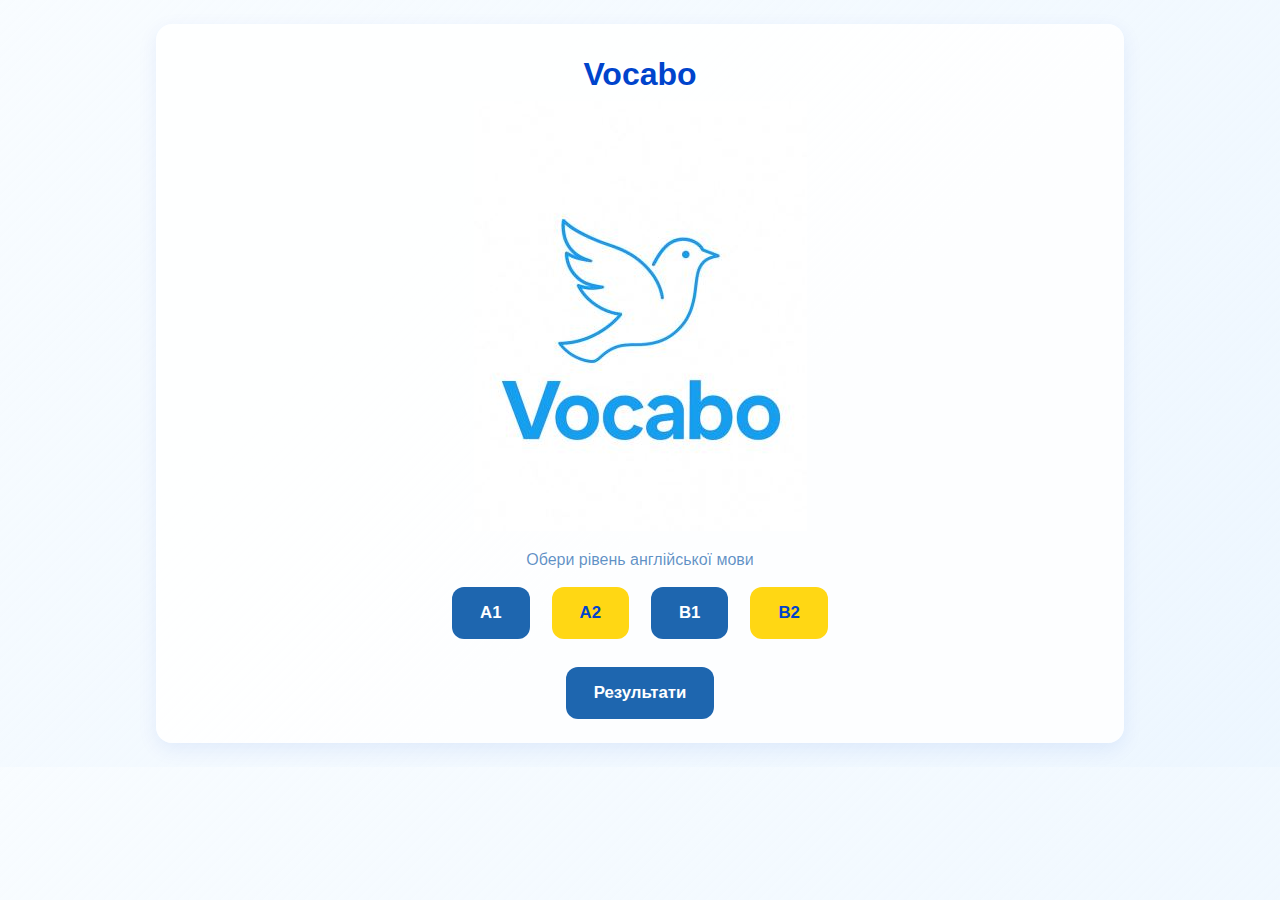
<file: index.html>
<!DOCTYPE html>
<html lang="uk">
<head>
    <meta charset="UTF-8">
    <title>Vocabo — Головна</title>
    <meta name="viewport" content="width=device-width, initial-scale=1">
    <link rel="stylesheet" href="styles.css">
</head>

<body>

    <div class="card center">
        <h1>Vocabo</h1>
		<img src="img\vocabo.jpg">
        <p class="muted">Обери рівень англійської мови</p>

        <div class="level-buttons">
            <a href="A1.html"><button class="btn btn-blue">A1</button></a>
            <a href="A2.html"><button class="btn btn-yellow">A2</button></a>
            <a href="B1.html"><button class="btn btn-blue">B1</button></a>
            <a href="B2.html"><button class="btn btn-yellow">B2</button></a>
        </div>

        <div style="margin-top:28px">
            <a href="results.html">
                <button class="btn btn-blue">Результати</button>
            </a>
        </div>
    </div>

</body>
</html>
</file>
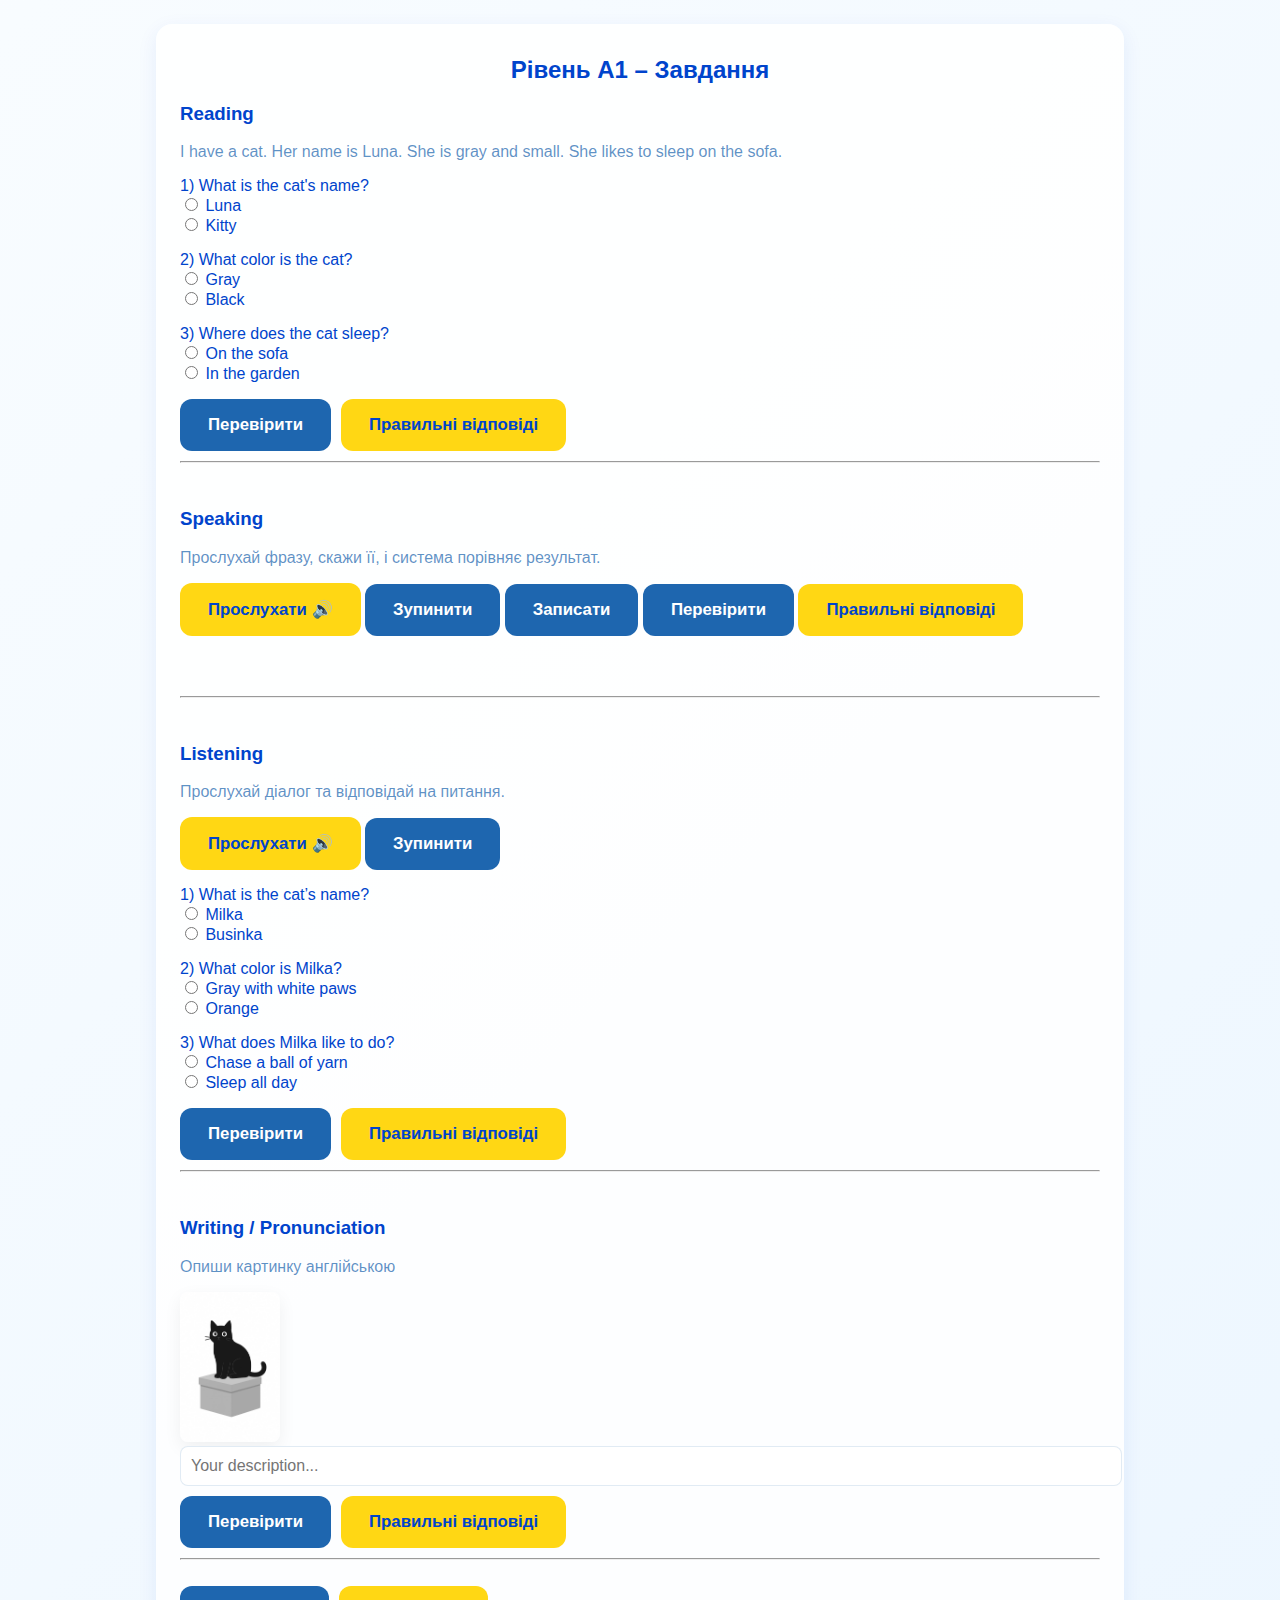
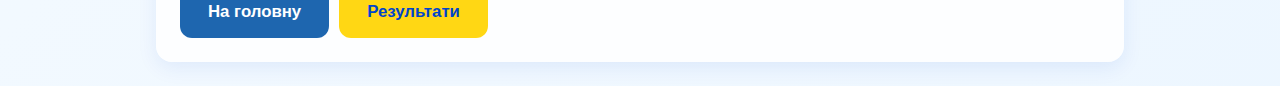
<file: A1 .html>
<!DOCTYPE html>
<html lang="uk">
<head>
    <meta charset="UTF-8">
    <title>Vocabo — A1</title>
    <meta name="viewport" content="width=device-width, initial-scale=1">
    <link rel="stylesheet" href="styles.css">
    <script src="script.js" defer></script>
</head>

<body>

<div class="card">

    <h2 class="center">Рівень A1 – Завдання</h2>

    <!-- READING -->
    <h3>Reading</h3>
    <p class="muted" id="readingText">
        I have a cat. Her name is Luna. She is gray and small. She likes to sleep on the sofa.
    </p>

    <form>
        <p>1) What is the cat's name?<br>
            <label><input type="radio" name="reading_q1" value="Luna"> Luna</label><br>
            <label><input type="radio" name="reading_q1" value="Kitty"> Kitty</label>
        </p>

        <p>2) What color is the cat?<br>
            <label><input type="radio" name="reading_q2" value="Gray"> Gray</label><br>
            <label><input type="radio" name="reading_q2" value="Black"> Black</label>
        </p>

        <p>3) Where does the cat sleep?<br>
            <label><input type="radio" name="reading_q3" value="Sofa"> On the sofa</label><br>
            <label><input type="radio" name="reading_q3" value="Garden"> In the garden</label>
        </p>
    </form>

    <div style="display:flex; gap:10px; flex-wrap:wrap;">
        <button class="btn btn-blue" onclick="checkReading('A1')">Перевірити</button>
        <button id="readingAnswerBtn" class="btn btn-yellow" disabled onclick="alert('Правильні відповіді: Luna, Gray, On the sofa')">Правильні відповіді</button>
    </div>

    <div id="readingResult" class="muted" style="margin-top:10px;"></div>

    <hr><br>

    <!-- SPEAKING -->
    <h3>Speaking</h3>
<p class="muted">Прослухай фразу, скажи її, і система порівняє результат.</p>

    <button class="btn btn-yellow" onclick="speakText(samples.A1.pronunciation)">Прослухати 🔊</button>
    <button class="btn btn-blue" onclick="stopSpeech()">Зупинити</button>

    <button id="recBtn" class="btn btn-blue" onclick="toggleRecording()">Записати</button>
    <button class="btn btn-blue" onclick="checkPronunciation('A1')">Перевірити</button>
    <button id="pronAnswerBtn" class="btn btn-yellow" disabled onclick="alert('Зразок: I have a little kitten.')">Правильні відповіді</button>

    <div id="recognizedText" style="margin-top:10px; min-height:40px;"></div>
    <div id="pronResult" class="muted" style="margin-top:10px;"></div>

    <hr><br>

    <!-- LISTENING -->
    <h3>Listening</h3>
    <p class="muted">Прослухай діалог та відповідай на питання.</p>

    <button class="btn btn-yellow" onclick="playDialogue('A1')">Прослухати 🔊</button>
    <button class="btn btn-blue" onclick="stopSpeech()">Зупинити</button>

    <form>
        <p>1) What is the cat’s name?<br>
            <label><input type="radio" name="l1" value="Milka"> Milka</label><br>
            <label><input type="radio" name="l1" value="Businka"> Businka</label>
        </p>

        <p>2) What color is Milka?<br>
            <label><input type="radio" name="l2" value="C"> Gray with white paws</label><br>
            <label><input type="radio" name="l2" value="D"> Orange</label>
        </p>

        <p>3) What does Milka like to do?<br>
            <label><input type="radio" name="l3" value="B"> Chase a ball of yarn</label><br>
            <label><input type="radio" name="l3" value="A"> Sleep all day</label>
        </p>
    </form>

    <div style="display:flex; gap:10px; flex-wrap:wrap;">
        <button class="btn btn-blue" onclick="checkListening('A1')">Перевірити</button>
        <button id="listeningAnswerBtn" class="btn btn-yellow" disabled onclick="alert('Правильні: Milka, Gray with white paws, Chase a ball of yarn')">Правильні відповіді</button>
    </div>

    <div id="listeningResult" class="muted" style="margin-top:10px;"></div>

    <hr><br>

    <!-- WRITING / PRONUNCIATION -->
    <h3>Writing / Pronunciation</h3>
	    <p class="muted">Опиши картинку англійською</p>

    <img src="img\А1.jpg"
         class="responsive" alt="Black cat in box">

    <input id="speakTextInput" type="text" placeholder="Your description...">

    <div style="display:flex; gap:10px; flex-wrap:wrap; margin-top:10px;">
        <button class="btn btn-blue" onclick="checkSpeaking('A1')">Перевірити</button>
        <button id="speakingAnswerBtn" class="btn btn-yellow" disabled onclick="alert('Зразок: A black cat is sitting in a box')">Правильні відповіді</button>
    </div>

    <div id="speakingResult" class="muted" style="margin-top:10px;"></div>

    <hr><br>
	<script>
function checkSpeaking(level) {
    const correctDescriptions = {
        "A1": "A black cat is sitting in a box."
    };

    const userText = document.getElementById("speakTextInput").value
        .trim()
        .toLowerCase();

    const correctText = correctDescriptions[level].toLowerCase();

    if (!userText) {
        document.getElementById("speakingResult").innerHTML =
            "Будь ласка, введіть свій опис.";
        return;
    }

    const userWords = userText.split(/\s+/);
    const correctWords = correctText.split(/\s+/);

    let orderCorrect = true;

    if (userWords.length !== correctWords.length) {
        orderCorrect = false;
    } else {
        for (let i = 0; i < userWords.length; i++) {
            if (userWords[i] !== correctWords[i]) {
                orderCorrect = false;
                break;
            }
        }
    }

    if (orderCorrect) {
        document.getElementById("speakingResult").innerHTML =
            "Ваш опис правильний!";
    } else {
        document.getElementById("speakingResult").innerHTML =
            "Слова є, але порядок неправильний.";
    }
}
</script>
</body>
</html>

    

    <!-- NAV -->
    <div style="display:flex; gap:10px; flex-wrap:wrap;">
        <a href="index.html"><button class="btn btn-blue">На головну</button></a>
        <a href="results.html"><button class="btn btn-yellow">Результати</button></a>
    </div>

</div>

</body>
</html>
</file>
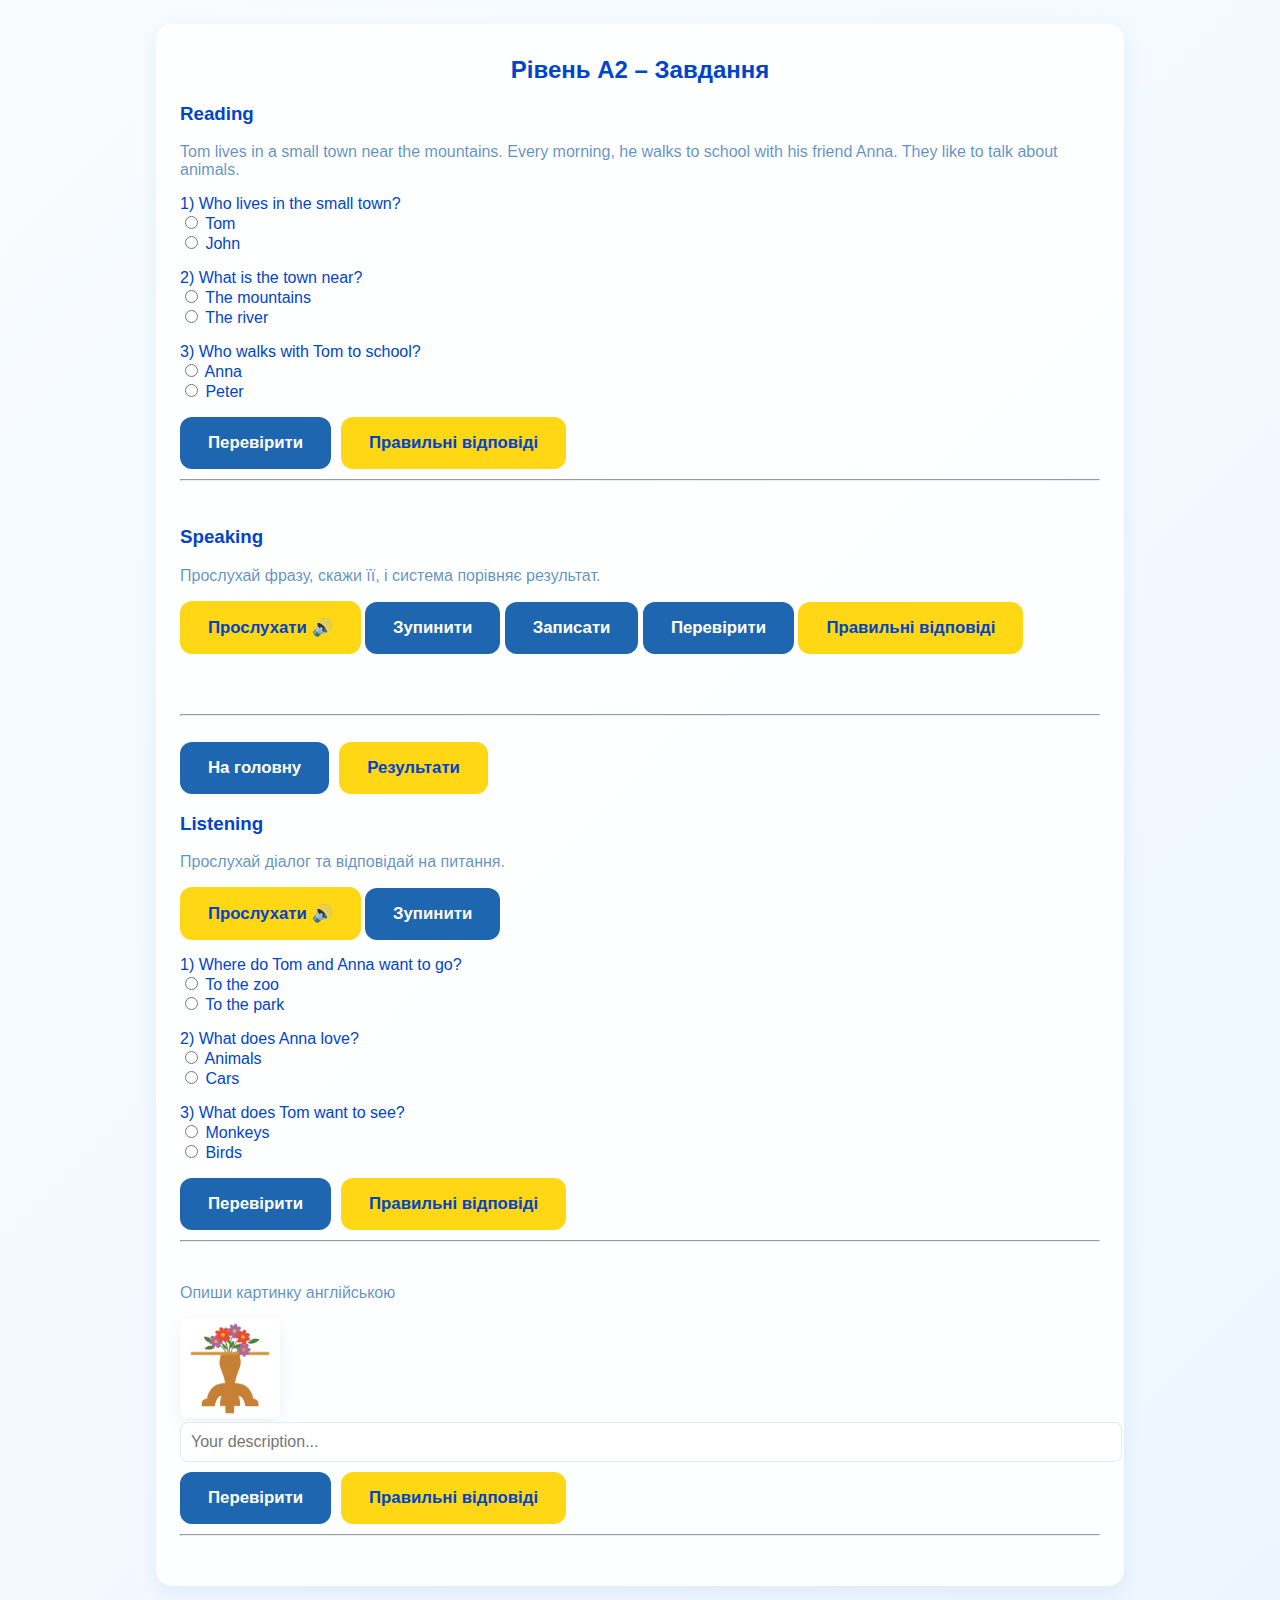
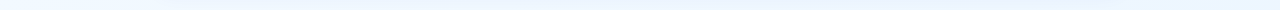
<file: A2.html>
<!DOCTYPE html>
<html lang="uk">
<head>
    <meta charset="UTF-8">
    <title>Vocabo — A2</title>
    <meta name="viewport" content="width=device-width, initial-scale=1">
    <link rel="stylesheet" href="styles.css">
    <script src="script.js" defer></script>
</head>

<body>

<div class="card">

    <h2 class="center">Рівень A2 – Завдання</h2>

    <!-- READING -->
    <h3>Reading</h3>

    <p class="muted">
        Tom lives in a small town near the mountains.  
        Every morning, he walks to school with his friend Anna.  
        They like to talk about animals.
    </p>

    <form>
        <p>1) Who lives in the small town?<br>
            <label><input type="radio" name="reading_q1" value="Tom"> Tom</label><br>
            <label><input type="radio" name="reading_q1" value="John"> John</label>
        </p>

        <p>2) What is the town near?<br>
            <label><input type="radio" name="reading_q2" value="Mountains"> The mountains</label><br>
            <label><input type="radio" name="reading_q2" value="River"> The river</label>
        </p>

        <p>3) Who walks with Tom to school?<br>
            <label><input type="radio" name="reading_q3" value="Anna"> Anna</label><br>
            <label><input type="radio" name="reading_q3" value="Peter"> Peter</label>
        </p>
    </form>

    <div style="display:flex; gap:10px; flex-wrap:wrap;">
        <button class="btn btn-blue" onclick="checkReading('A2')">Перевірити</button>
        <button id="readingAnswerBtn" class="btn btn-yellow" disabled onclick="alert('Правильні відповіді: Tom, Mountains, Anna')">Правильні відповіді</button>
    </div>

    <div id="readingResult" class="muted" style="margin-top:10px;"></div>

    <hr><br>

    <!-- SPEAKING -->
    <h3>Speaking</h3>
    <p class="muted">Прослухай фразу, скажи її, і система порівняє результат.</p>

    <button class="btn btn-yellow" onclick="speakText(samples.A2.pronunciation)">Прослухати 🔊</button>
    <button class="btn btn-blue" onclick="stopSpeech()">Зупинити</button>

    <button id="recBtn" class="btn btn-blue" onclick="toggleRecording()">Записати</button>
    <button class="btn btn-blue" onclick="checkPronunciation('A2')">Перевірити</button>
    <button id="pronAnswerBtn" class="btn btn-yellow" disabled onclick="alert('Зразок: We are walking to the mountain village.')">Правильні відповіді</button>

    <div id="recognizedText" style="margin-top:10px; min-height:40px;"></div>
    <div id="pronResult" class="muted" style="margin-top:10px;"></div>

    <hr><br>

    <div style="display:flex; gap:10px; flex-wrap:wrap;">
        <a href="index.html"><button class="btn btn-blue">На головну</button></a>
        <a href="results.html"><button class="btn btn-yellow">Результати</button></a>
    </div>


    <!-- LISTENING -->
    <h3>Listening</h3>
    <p class="muted">Прослухай діалог та відповідай на питання.</p>

    <button class="btn btn-yellow" onclick="playDialogue('A2')">Прослухати 🔊</button>
    <button class="btn btn-blue" onclick="stopSpeech()">Зупинити</button>

    <form>
        <p>1) Where do Tom and Anna want to go?<br>
            <label><input type="radio" name="l1" value="Zoo"> To the zoo</label><br>
            <label><input type="radio" name="l1" value="Park"> To the park</label>
        </p>

        <p>2) What does Anna love?<br>
            <label><input type="radio" name="l2" value="Animals"> Animals</label><br>
            <label><input type="radio" name="l2" value="Cars"> Cars</label>
        </p>

        <p>3) What does Tom want to see?<br>
            <label><input type="radio" name="l3" value="Monkeys"> Monkeys</label><br>
            <label><input type="radio" name="l3" value="Birds"> Birds</label>
        </p>
    </form>

    <div style="display:flex; gap:10px; flex-wrap:wrap;">
        <button class="btn btn-blue" onclick="checkListening('A2')">Перевірити</button>
        <button id="listeningAnswerBtn" class="btn btn-yellow" disabled onclick="alert('Правильні: Zoo, Animals, Monkeys')">Правильні відповіді</button>
    </div>

    <div id="listeningResult" class="muted" style="margin-top:10px;"></div>

    <hr><br>

    <!-- WRITING -->
	    <p class="muted">Опиши картинку англійською</p>

    <img src="A2.jpg"
         class="responsive" alt="A small cup of coffee is standing on a wooden table.
Next to the cup, there is an open book">

    <input id="speakTextInput" type="text" placeholder="Your description...">

    <div style="display:flex; gap:10px; flex-wrap:wrap; margin-top:10px;">
        <button class="btn btn-blue" onclick="checkSpeaking('A2')">Перевірити</button>
        <button id="speakingAnswerBtn" class="btn btn-yellow" disabled onclick="alert('Зразок: Two children are walking near the mountains')">Правильні відповіді</button>
    </div>

    <div id="speakingResult" class="muted" style="margin-top:10px;"></div>

    <hr><br>

</div>

</body>
</html>
</file>
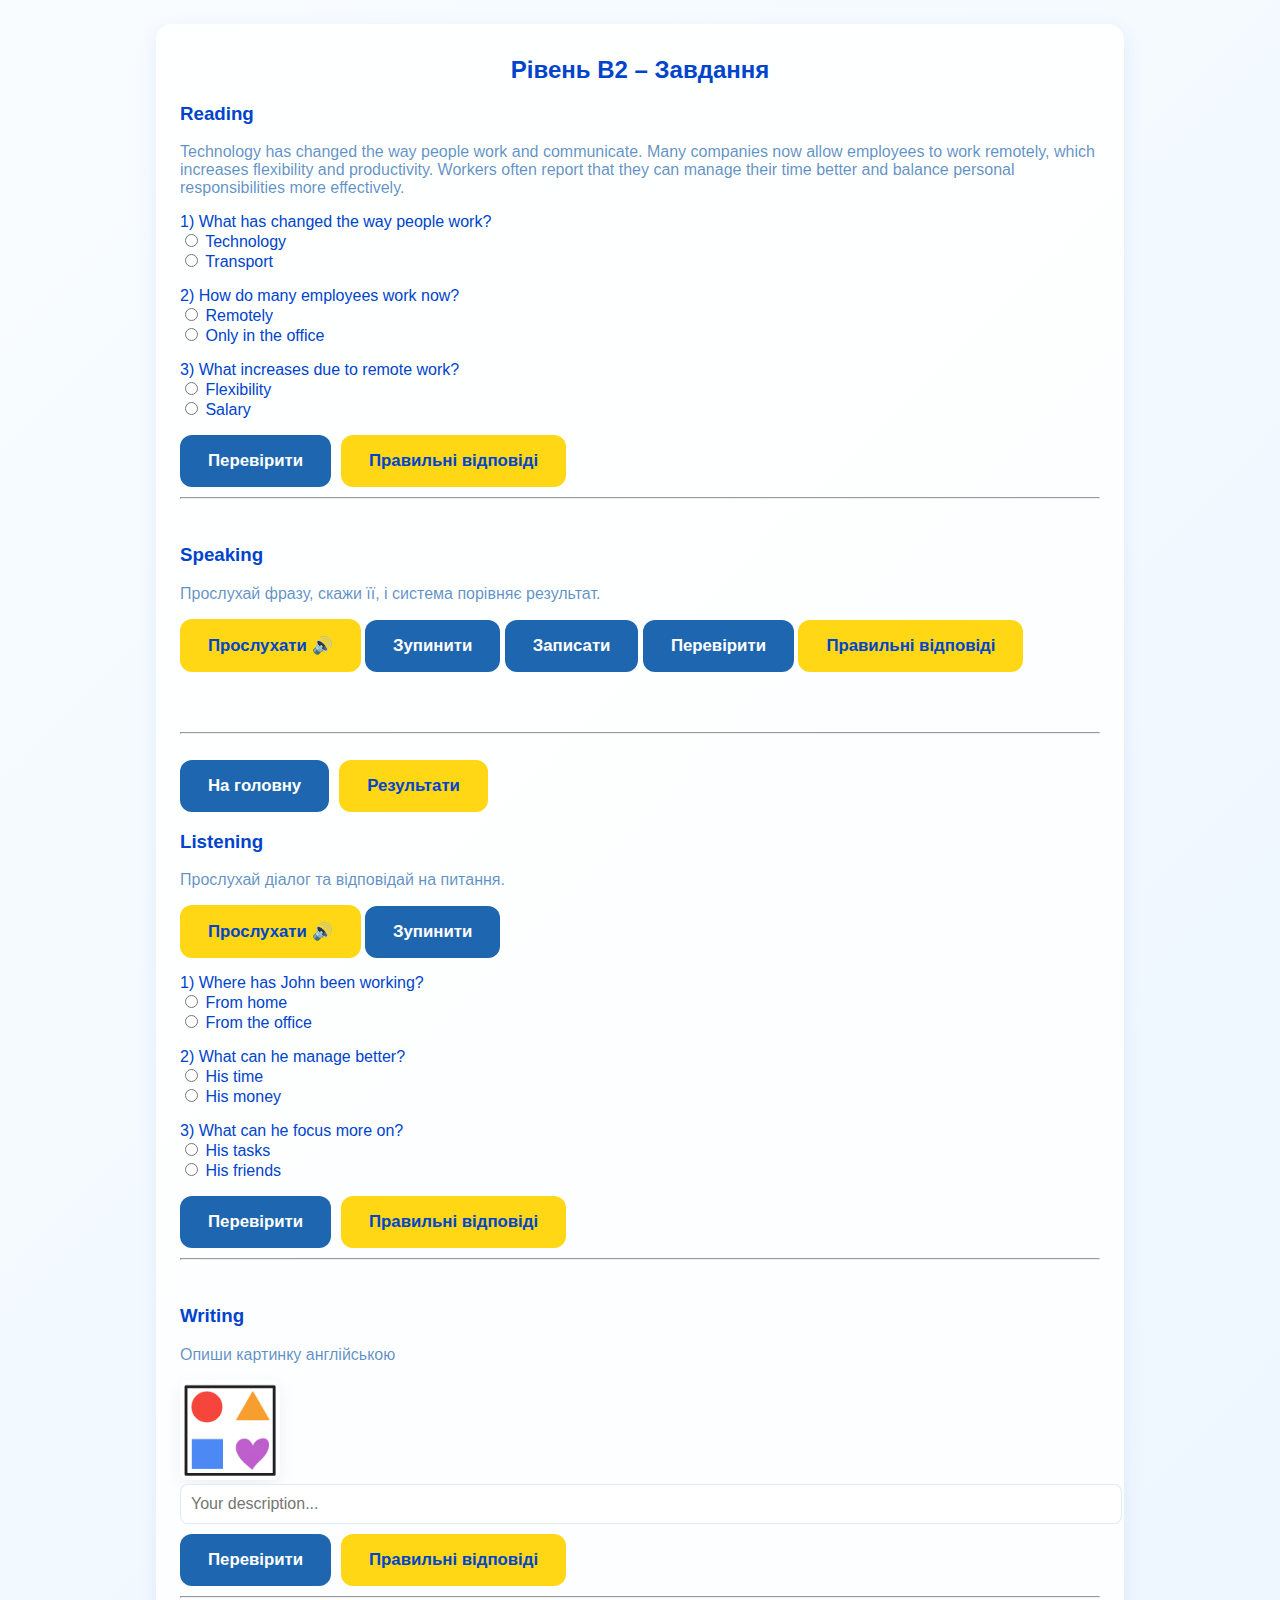
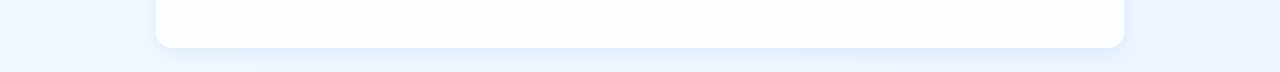
<file: B2.html>
<!DOCTYPE html>
<html lang="uk">
<head>
    <meta charset="UTF-8">
    <title>Vocabo — B2</title>
    <meta name="viewport" content="width=device-width, initial-scale=1">
    <link rel="stylesheet" href="styles.css">
    <script src="script.js" defer></script>
</head>

<body>

<div class="card">

    <h2 class="center">Рівень B2 – Завдання</h2>

    <!-- READING -->
    <h3>Reading</h3>

    <p class="muted">
        Technology has changed the way people work and communicate.  
        Many companies now allow employees to work remotely,  
        which increases flexibility and productivity.  
        Workers often report that they can manage their time better  
        and balance personal responsibilities more effectively.
    </p>

    <form>
        <p>1) What has changed the way people work?<br>
            <label><input type="radio" name="reading_q1" value="Technology"> Technology</label><br>
            <label><input type="radio" name="reading_q1" value="Transport"> Transport</label>
        </p>

        <p>2) How do many employees work now?<br>
            <label><input type="radio" name="reading_q2" value="Remotely"> Remotely</label><br>
            <label><input type="radio" name="reading_q2" value="OnlyOffice"> Only in the office</label>
        </p>

        <p>3) What increases due to remote work?<br>
            <label><input type="radio" name="reading_q3" value="Flexibility"> Flexibility</label><br>
            <label><input type="radio" name="reading_q3" value="Salary"> Salary</label>
        </p>
    </form>

    <div style="display:flex; gap:10px; flex-wrap:wrap;">
        <button class="btn btn-blue" onclick="checkReading('B2')">Перевірити</button>
        <button id="readingAnswerBtn" class="btn btn-yellow" disabled onclick="alert('Правильні: Technology, Remotely, Flexibility')">Правильні відповіді</button>
    </div>

    <div id="readingResult" class="muted" style="margin-top:10px;"></div>

    <hr><br>

    <!-- SPEAKING -->
    <h3>Speaking</h3>

    <p class="muted">Прослухай фразу, скажи її, і система порівняє результат.</p>

    <button class="btn btn-yellow" onclick="speakText(samples.B2.pronunciation)">Прослухати 🔊</button>
    <button class="btn btn-blue" onclick="stopSpeech()">Зупинити</button>

    <button id="recBtn" class="btn btn-blue" onclick="toggleRecording()">Записати</button>
    <button class="btn btn-blue" onclick="checkPronunciation('B2')">Перевірити</button>
    <button id="pronAnswerBtn" class="btn btn-yellow" disabled onclick="alert('Зразок: Remote work improves productivity and work-life balance.')">Правильні відповіді</button>

    <div id="recognizedText" style="margin-top:10px; min-height:40px;"></div>
    <div id="pronResult" class="muted" style="margin-top:10px;"></div>

    <hr><br>

    <div style="display:flex; gap:10px; flex-wrap:wrap;">
        <a href="index.html"><button class="btn btn-blue">На головну</button></a>
        <a href="results.html"><button class="btn btn-yellow">Результати</button></a>
    </div>
   

    <!-- LISTENING -->
    <h3>Listening</h3>

    <p class="muted">Прослухай діалог та відповідай на питання.</p>

    <button class="btn btn-yellow" onclick="playDialogue('B2')">Прослухати 🔊</button>
    <button class="btn btn-blue" onclick="stopSpeech()">Зупинити</button>

    <form>
        <p>1) Where has John been working?<br>
            <label><input type="radio" name="l1" value="Home"> From home</label><br>
            <label><input type="radio" name="l1" value="Office"> From the office</label>
        </p>

        <p>2) What can he manage better?<br>
            <label><input type="radio" name="l2" value="Time"> His time</label><br>
            <label><input type="radio" name="l2" value="Money"> His money</label>
        </p>

        <p>3) What can he focus more on?<br>
            <label><input type="radio" name="l3" value="Focus"> His tasks</label><br>
            <label><input type="radio" name="l3" value="Friends"> His friends</label>
        </p>
    </form>

    <div style="display:flex; gap:10px; flex-wrap:wrap;">
        <button class="btn btn-blue" onclick="checkListening('B2')">Перевірити</button>
        <button id="listeningAnswerBtn" class="btn btn-yellow" disabled onclick="alert('Правильні: Home, Time, Focus')">Правильні відповіді</button>
    </div>

    <div id="listeningResult" class="muted" style="margin-top:10px;"></div>

    <hr><br>

    <!-- WRITING -->
    <h3>Writing</h3>

    <p class="muted">Опиши картинку англійською</p>

    <img src="В2.jpg"
         class="responsive" alt="A black-framed white square containing four outlined shapes, like a red circle, an orange triangle, a blue square, and a purple heart, each in a different corner. ">

    <input id="speakTextInput" type="text" placeholder="Your description...">

    <div style="display:flex; gap:10px; flex-wrap:wrap; margin-top:10px;">
        <button class="btn btn-blue" onclick="checkSpeaking('B2')">Перевірити</button>
        <button id="speakingAnswerBtn" class="btn btn-yellow" disabled onclick="alert('Зразок: People are working remotely using laptops and video calls')">Правильні відповіді</button>
    </div>

    <div id="speakingResult" class="muted" style="margin-top:10px;"></div>

    <hr><br>
    

</div>

</body>
</html>
</file>
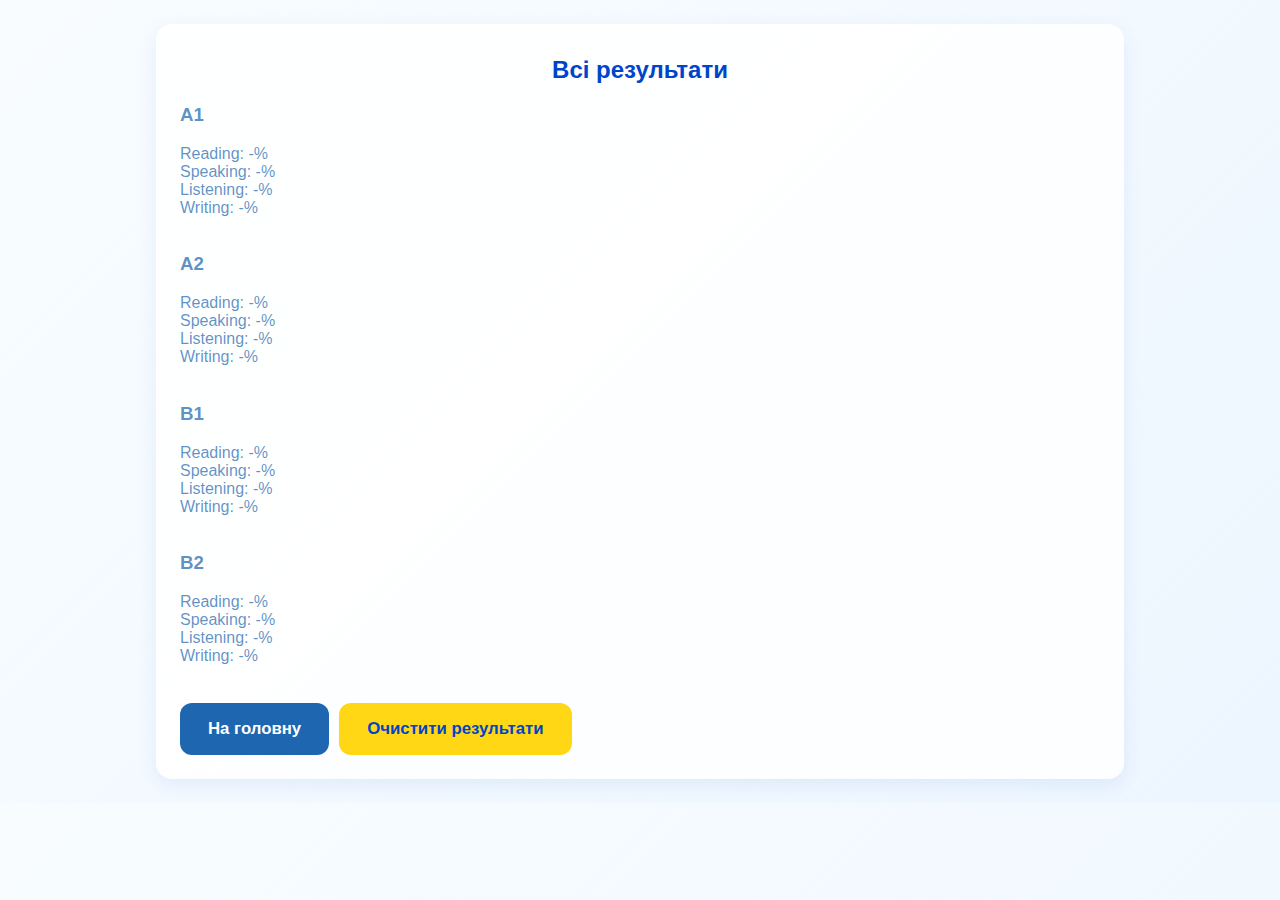
<file: results.html>
<!DOCTYPE html>
<html lang="uk">
<head>
    <meta charset="UTF-8">
    <title>Vocabo — Результати</title>
    <meta name="viewport" content="width=device-width, initial-scale=1">
    <link rel="stylesheet" href="styles.css">
    <script src="script.js" defer></script>
</head>

<body>

<div class="card">

    <h2 class="center">Всі результати</h2>

    <div id="allResults" class="muted" style="margin-top:20px;">
        Завантаження...
    </div>

    <div style="margin-top:20px; display:flex; gap:10px; flex-wrap:wrap;">
        <a href="index.html"><button class="btn btn-blue">На головну</button></a>
        <button class="btn btn-yellow" onclick="clearResults()">Очистити результати</button>
    </div>

</div>

<script>
    // завантаження результатів одразу після відкриття сторінки
    document.addEventListener("DOMContentLoaded", () => {
        renderAllResults();
    });
</script>

</body>
</html>
</file>
<file: styles.css>
:root {
    --blue: #0044cc;
    --yellow: #ffd400;
    --bg: rgba(173, 216, 255, 0.22);
}

body {
    font-family: "Segoe UI", Arial, sans-serif;
    background: linear-gradient(135deg, rgba(248,252,255,0.98), var(--bg));
    color: var(--blue);
    margin: 0;
}

.card {
    max-width: 920px;
    margin: 24px auto;
    padding: 24px;
    border-radius: 16px;
    background: rgba(255,255,255,0.86);
    box-shadow: 0 6px 20px rgba(0,68,204,0.08);
}

.center { text-align:center; }

h1, h2 {
    margin: 8px 0;
    color: var(--blue);
}

.muted { color: rgba(11,89,168,0.66); }

.btn {
    border: none;
    padding: 16px 28px;
    border-radius: 12px;
    cursor: pointer;
    font-weight: 700;
    font-size: 1.05rem;
    transition: transform 0.12s ease, opacity 0.12s;
}

.btn:hover {
    transform: translateY(-3px);
    opacity: 0.97;
}

.btn-yellow { background: rgba(255,212,0,0.92); color: var(--blue); }
.btn-blue { background: rgba(11,89,168,0.92); color: white; }

.level-buttons {
    display: flex;
    justify-content: center;
    gap: 22px;
    margin-top: 18px;
    flex-wrap: wrap;
}

img.responsive {
    max-width: 100px;
    width: 50%;
    height: auto;
    border-radius: 8px;
    box-shadow: 0 6px 18px rgba(0,0,0,0.06);
}
img.responsive {
    width: 25%;
    height: auto;

}

input[type=text], textarea {
    width: 100%;
    padding: 10px;
    border-radius: 8px;
    border: 1px solid rgba(11,89,168,0.12);
    font-size: 1rem;
}

@media (max-width:640px){
    .btn { padding: 12px 18px; font-size:1rem; }
    .card { margin:12px; padding:14px; }
    img.responsive { max-width:200px; }
}
</file>
